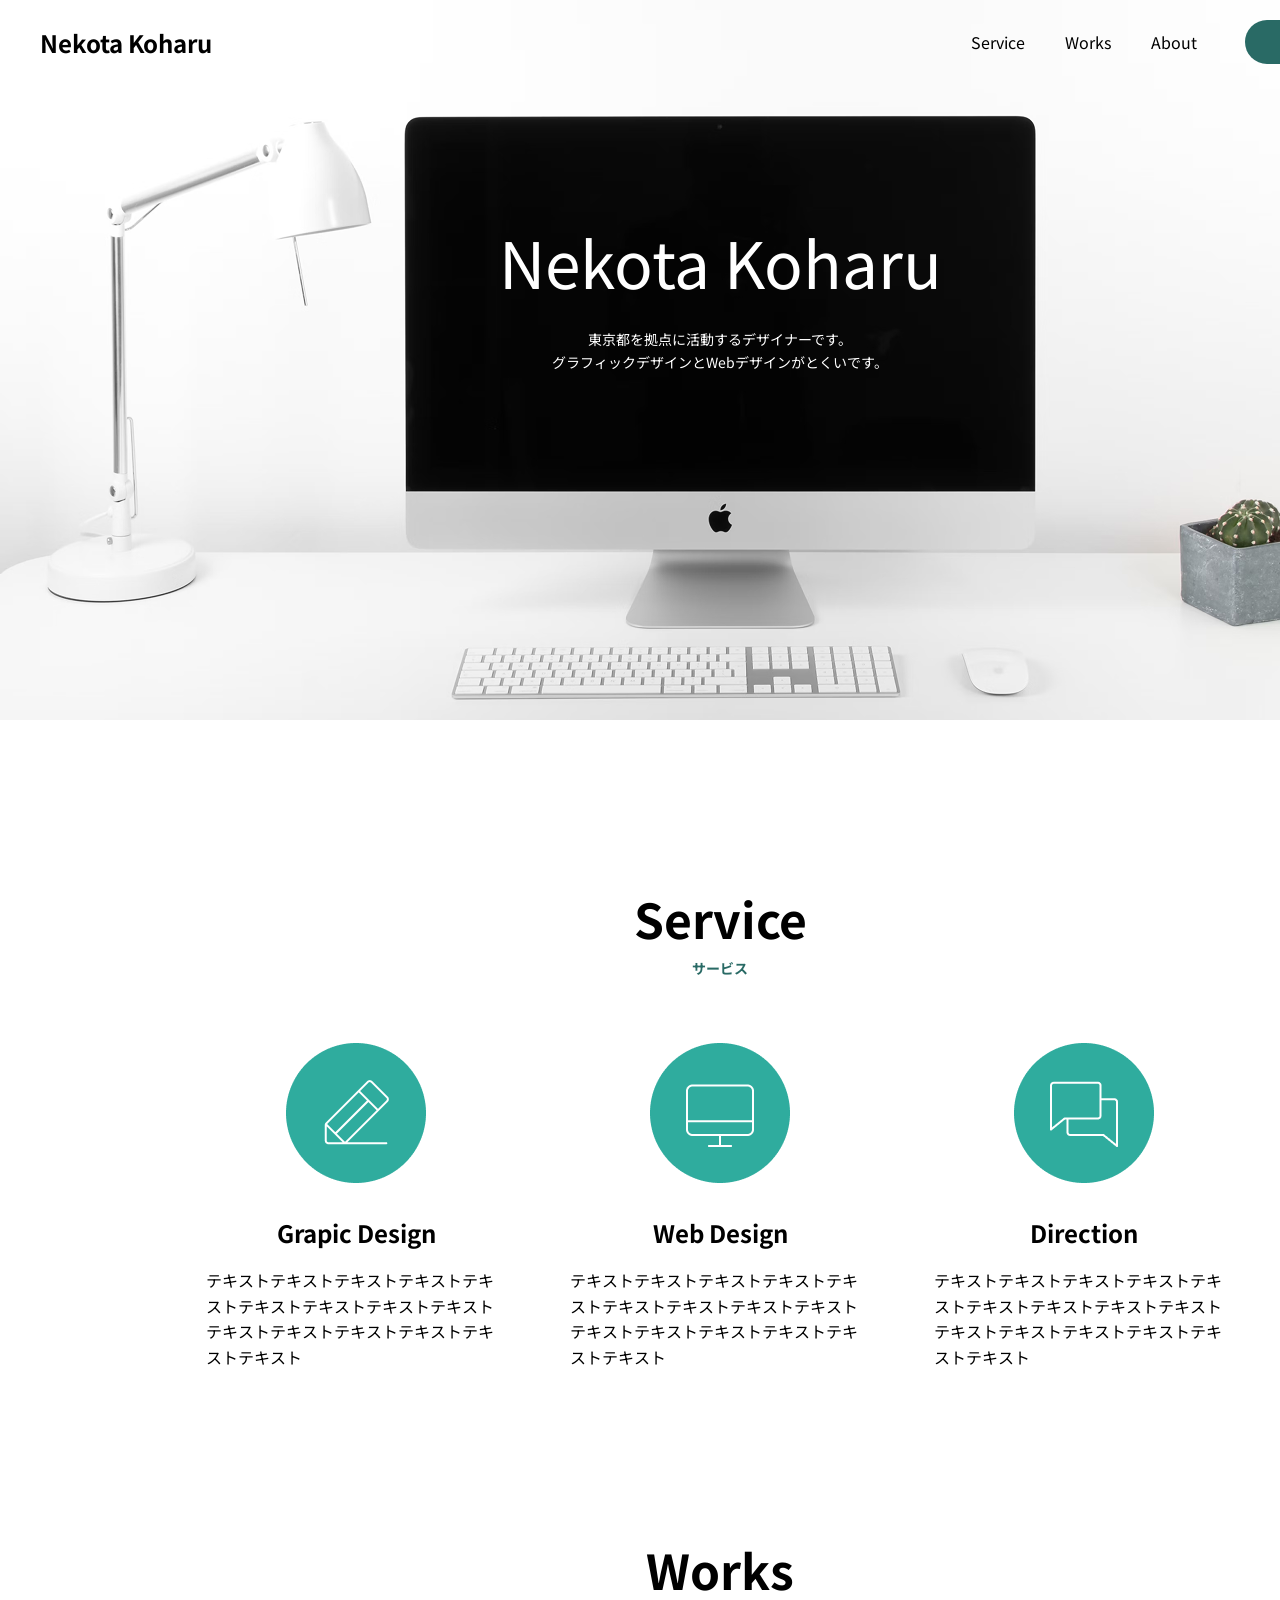
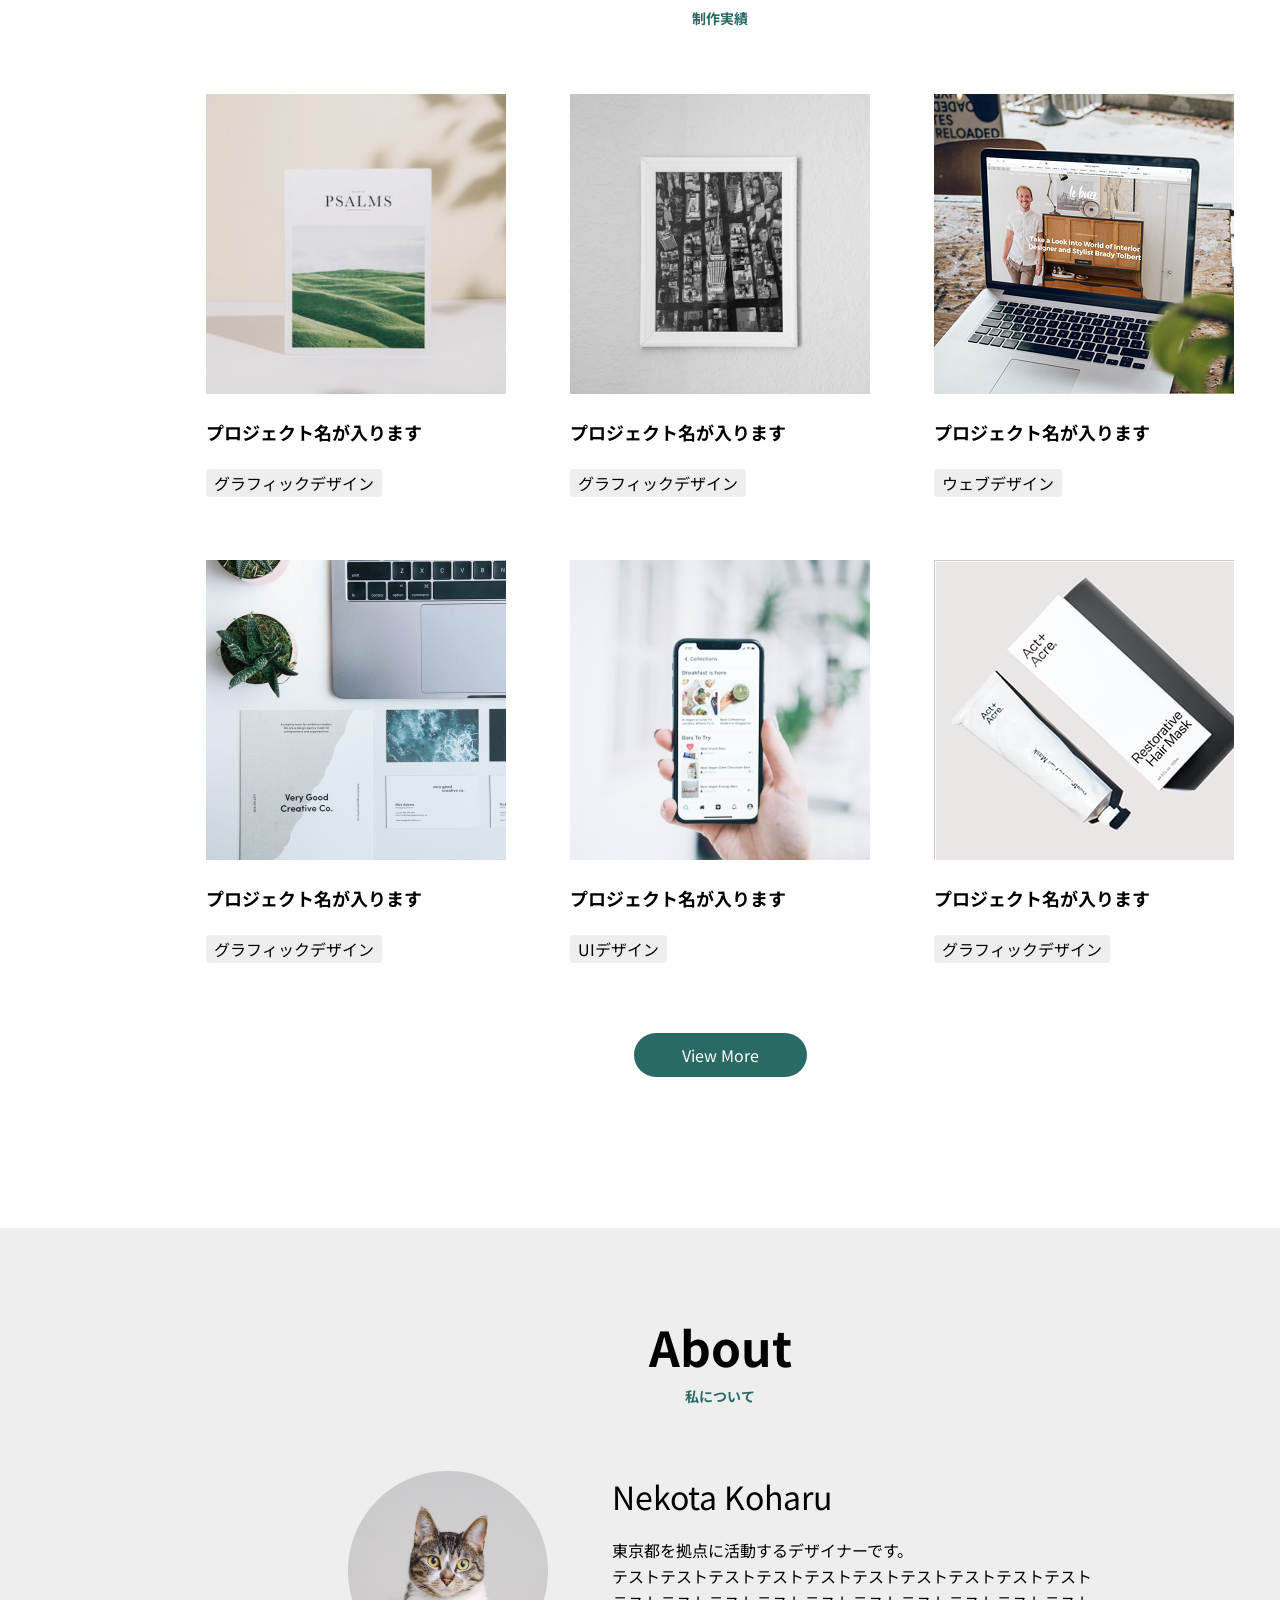
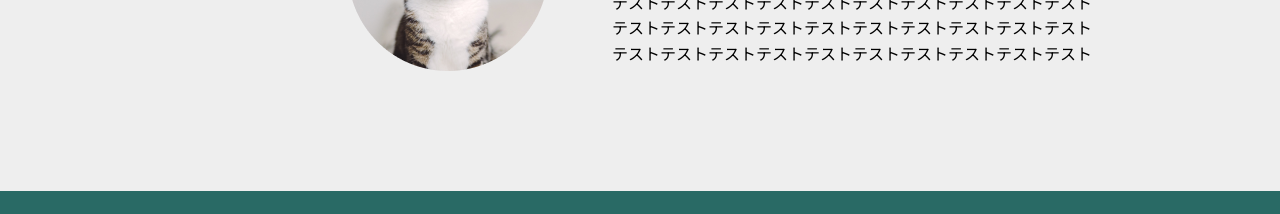
<file: portfolio/index.html>
<!DOCTYPE html>
<html lang="ja">
<head>
  <meta charset="UTF-8">
  <meta name="viewport" content="width=device-width, initial-scale=1.0">
  <title>Portfolio</title>
  <!-- Web Font -->
  <link rel="preconnect" href="https://fonts.googleapis.com">
  <link rel="preconnect" href="https://fonts.gstatic.com" crossorigin>
  <link href="https://fonts.googleapis.com/css2?family=Noto+Sans+JP:wght@100..900&display=swap" rel="stylesheet">
  <!-- Original Reset CSS -->
  <link rel="stylesheet" href="css/css-reset-modern-orgin.css">
  <!-- Original CSS -->
  <link rel="stylesheet" href="css/portfolio.css">
</head>
<body>
  <div id="container">
    <header>
      <nav>
        <h1><a href="#">Nekota Koharu</a></h1>
        <div>
          <ul>
            <li><a href="#service">Service</a></li>
            <li><a href="#works">Works</a></li>
            <li><a href="#about">About</a></li>
          </ul>
          <p><a href="#">Contact</a></p>
        </div>
      </nav>
    </header>
    <main>
      <section id="main-visual">
        <p>Nekota Koharu</p>
        <p>
          東京都を拠点に活動するデザイナーです。<br>
          グラフィックデザインとWebデザインがとくいです。
        </p>      
      </section>
      <section id="service">
        <h2>Service</h2>
        <h3>サービス</h3>
        <div id="icon-group">
          <article>
            <figure>
              <img src="images/icon_graphic.png" alt="グラフィックデザインのアイコン">
              <figcaption>Grapic Design</figcaption>
            </figure>
            <p>
              テキストテキストテキストテキストテキストテキストテキストテキストテキストテキストテキストテキストテキストテキストテキスト
            </p>
          </article>
          <article>
            <figure>
              <img src="images/icon_web.png" alt="ウェブデザインのアイコン">
              <figcaption>Web Design</figcaption>
            </figure>
            <p>
              テキストテキストテキストテキストテキストテキストテキストテキストテキストテキストテキストテキストテキストテキストテキスト
            </p>
          </article>
          <article>
            <figure>
              <img src="images/icon_direction.png" alt="ディレクションのアイコン">
              <figcaption>Direction</figcaption>
            </figure>
            <p>
              テキストテキストテキストテキストテキストテキストテキストテキストテキストテキストテキストテキストテキストテキストテキスト
            </p>
          </article>
        </div>
      </section>
      <section id="works">
        <h2>Works</h2>
        <h3>制作実績</h3>
        <ul>
          <li>
            <figure><img src="images/works-01.png" alt="お仕事1"></figure>
            <h4>プロジェクト名が入ります</h4>
            <p>グラフィックデザイン</p>
          </li>
          <li>
            <figure><img src="images/works-02.png" alt="お仕事2"></figure>
            <h4>プロジェクト名が入ります</h4>
            <p>グラフィックデザイン</p>
          </li>
          <li>
            <figure><img src="images/works-03.png" alt="お仕事3"></figure>
            <h4>プロジェクト名が入ります</h4>
            <p>ウェブデザイン</p>
          </li>
          <li>
            <figure><img src="images/works-04.png" alt="お仕事4"></figure>
            <h4>プロジェクト名が入ります</h4>
            <p>グラフィックデザイン</p>
          </li>
          <li>
            <figure><img src="images/works-05.png" alt="お仕事5"></figure>
            <h4>プロジェクト名が入ります</h4>
            <p>UIデザイン</p>
          </li>
          <li>
            <figure><img src="images/works-06.png" alt="お仕事6"></figure>
            <h4>プロジェクト名が入ります</h4>
            <p>グラフィックデザイン</p>
          </li>
        </ul>
        <p><a href="#">View More</a></p>
      </section>
      <section id="about">
        <h2>About</h2>
        <h3>私について</h3>
        <div>
          <figure><img src="images/mask.png" alt="自己紹介画像"></figure>
          <dl>
            <dt>Nekota Koharu</dt>
            <dd>
              東京都を拠点に活動するデザイナーです。<br>
              テストテストテストテストテストテストテストテストテストテストテストテストテストテストテストテストテストテストテストテストテストテストテストテストテストテストテストテストテストテストテストテストテストテストテストテストテストテストテストテスト
            </dd>
          </dl>
        </div>
      </section>
    </main>
    <footer>
      <small>&copy; Nekota Koharu</small>
    </footer>
  </div>
</body>
</html>
</file>
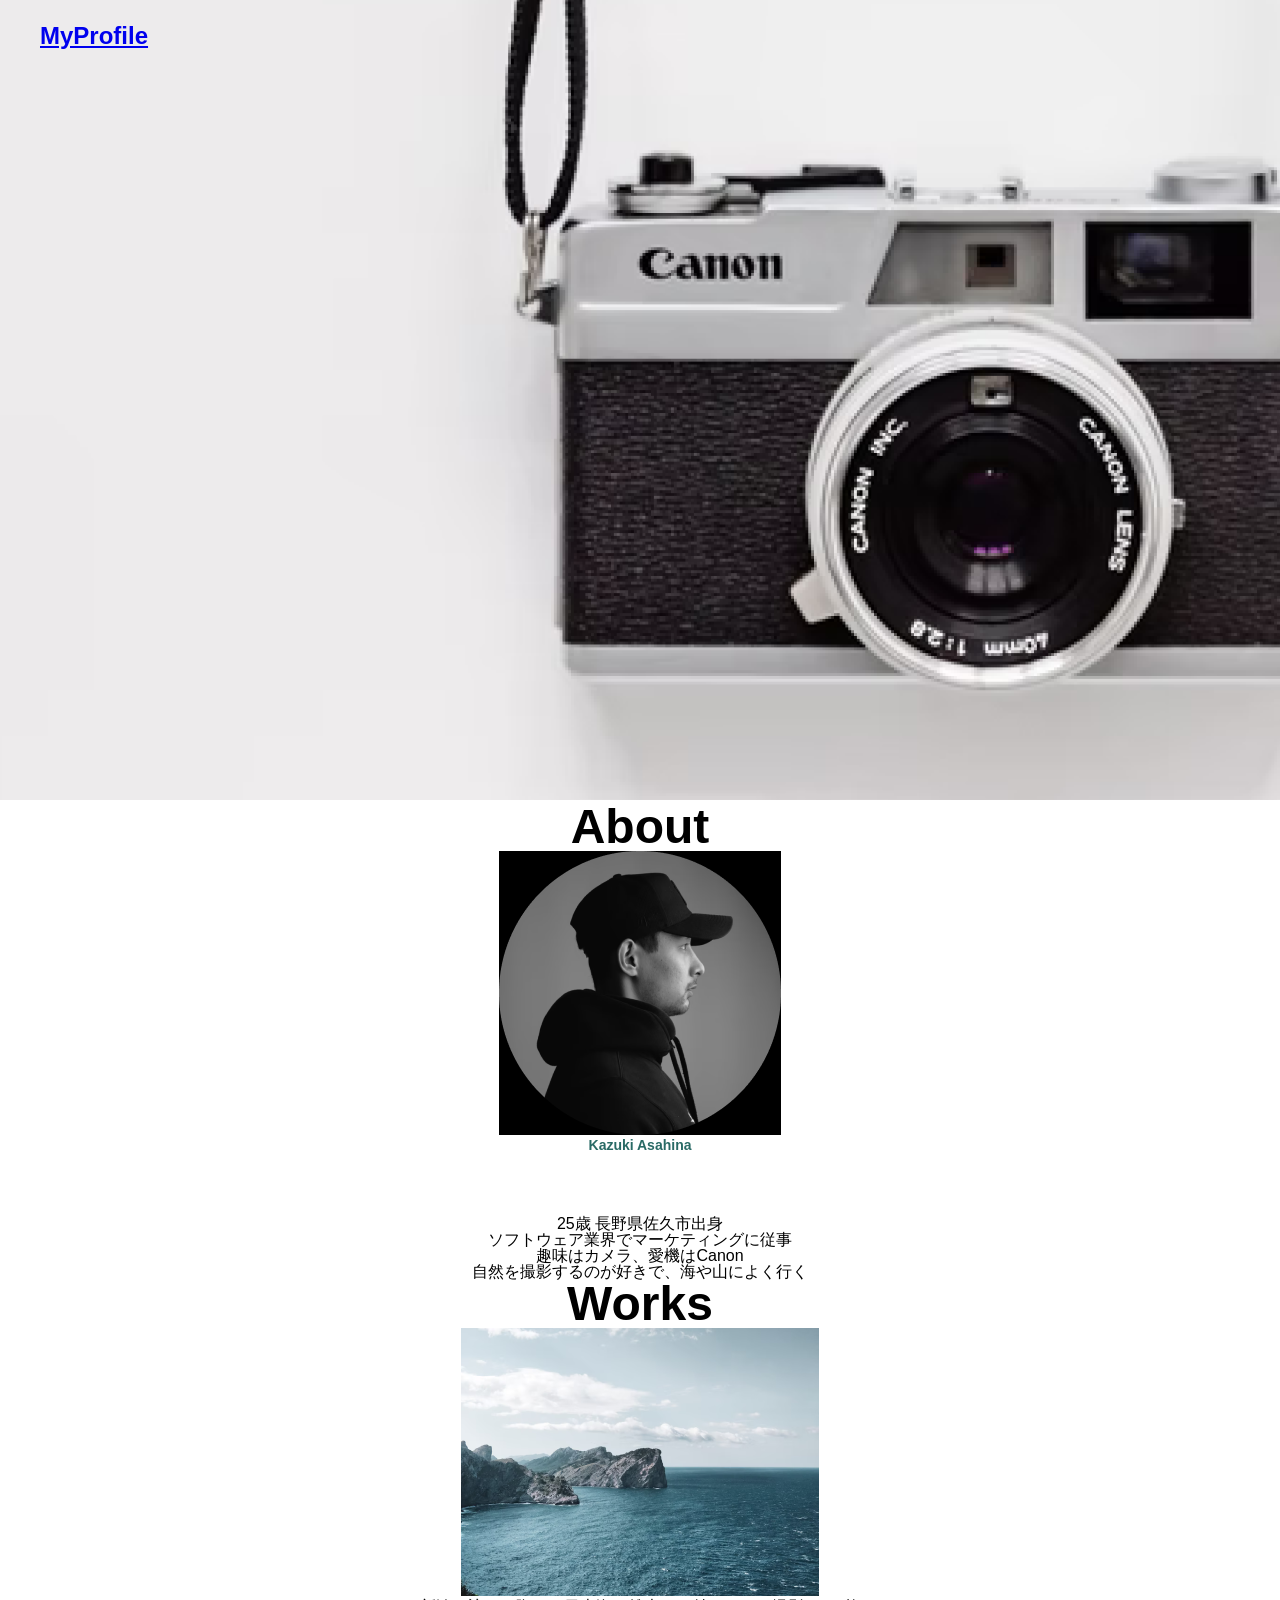
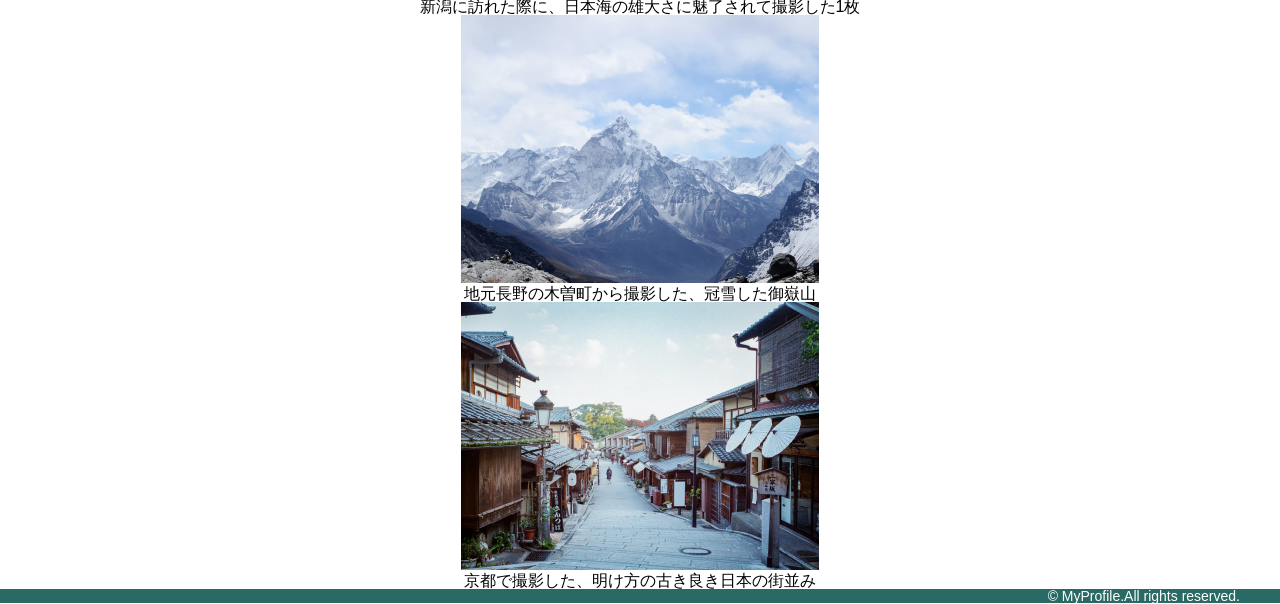
<file: portfolio/portfolio.html>
<!DOCTYPE html>
<html lang="ja">
  <head>
    <title>My Profile</title>
    <meta charset="UTF-8">
    <meta name="description" content="Kazuki Asahinaのプロフィールです。">
    <link rel="stylesheet" href="css/html5reset-1.6.1.css">
    <link rel="stylesheet" href="css/portfolio.css">
  </head>
  <body>
    <header>
    <!--PC用ナビゲーション-->
      <nav>
        <h1><a href="#">MyProfile</a></h1>
        <div>
          <a href="index.html#about">About</a>
          <a href="index.html#works">Works</a>
        </div>
      </nav>
    </header>
    <main>
      <section id="main_imge">
        <figure>
          <img src="img/main.png" alt="カメラのメイン画像">
        </figure>
      </section>
      <!--About-->
      <section>
        <h2>About</h2>
        <div id="about">
          <figure>
            <img src="img/about.png" alt="Kazuki Asahinaの写真">  
          </figure>
          <div>
            <h3>Kazuki Asahina</h3>
            <ul>
              <li>25歳 長野県佐久市出身</li>
              <li>ソフトウェア業界でマーケティングに従事</li>
              <li>趣味はカメラ、愛機はCanon</li>
              <li>自然を撮影するのが好きで、海や山によく行く</li>
            </ul>
          </div>
        </div>
      </section>
      <!--Works-->
      <section>
        <h2>Works</h2>
        <div id="works_item">
          <figure class="works">
            <img src="img/works1.png" alt="新潟の海">
            <figcaption>新潟に訪れた際に、日本海の雄大さに魅了されて撮影した1枚</figcaption>
          </figure>
          <figure class="works">
            <img src="img/works2.png" alt="長野県御嶽山">
            <figcaption>地元長野の木曽町から撮影した、冠雪した御嶽山</figcaption>
          </figure>
          <figure class="works">
            <img src="img/works3.png" alt="京都の街並み">
            <figcaption>京都で撮影した、明け方の古き良き日本の街並み</figcaption>
          </figure>
        </div>
      </section>
    </main>
  </body>
  <footer>
    <small>&copy; MyProfile.All rights reserved.</small>
  </footer>
</html>
</file>
<file: portfolio/css/portfolio.css>
@charset "UTF-8";
/* 共通設定
--------------------------------------------*/
:root{
  /* 最小単位（ものさし）としての定義 */
  --unit: 0.625rem; /* 10px相当 */

  /* Color Style */
  --Portfolio-Black: #000;
  --Portfolio-White: #fff;
  --Portfolio-Green: #296a65;
  --Portfolio-Light-Green: #2fac9e;
  --Portfolio-Gray: #eee;

  /* Font Size */
  --porfolio-12: calc(var(--unit) * 1.2);
  --porfolio-14: calc(var(--unit) * 1.4);
  --porfolio-16: calc(var(--unit) * 1.6);
  --porfolio-18: calc(var(--unit) * 1.8);
  --porfolio-24: calc(var(--unit) * 2.4);
  --porfolio-32: calc(var(--unit) * 3.2);
  --porfolio-48: calc(var(--unit) * 4.8);
  --porfolio-64: calc(var(--unit) * 6.4);

  /* Font Weight */
  --Portfolio-Regular: 400;
  --Portfolio-Bold: 700;
}
html {
  font-size: 100%;
  scroll-behavior: smooth;  /* スクロールをスムーズに */
}
body {
  font-family: "Noto Sans JP", "Source Sans Pro", "Hiragino Kaku Gothic ProN", "メイリオ", "Meiryo", "Arial", sans-serif;;
  font-optical-sizing: auto;
  font-style: normal;
  font-weight: var(--Portfolio-Regular);    /* FigmaのRegularは400 */
  font-size: 1rem;
}
/* トップフレームの設定 */
#container {
  width: 1440px;
  margin-inline: auto;
}
/* グローバルナビゲーションの設定
--------------------------------------------*/
nav {
  position: fixed;
  top: 0;
  left: 0;
  right: 0;
  display: flex;
  justify-content: space-between;
  align-items: center;
  width: 1440px;
  padding: 24px 40px;
  /* 名前 */
  h1 {
    width: 300px;
    font-weight: var(--Portfolio-Bold);  /* FigmaのBoldは700 */
    font-size:var(--porfolio-24);
  }
  div {
    display: flex;
    justify-content: space-between;
    gap: 48px;
    /* メニュー */
    ul {
      display: flex;
      justify-content: center;
      gap: 40px;
    }
    /* ボタン */
    p {
      a {
        padding: 10px 48px;
        border-radius: 50px; 
        background-color: var(--Portfolio-Green);
        color: var(--Portfolio-White);
      }
    }
  }
}
/* メインビジュアルの設定
--------------------------------------------*/
section#main-visual {
  width: 1440px;
  height: 720px;
  margin-bottom: 160px;
  /* 画像パス / 位置 / サイズ / 繰り返し設定 */
  background: url("img/mv.png") top center / cover no-repeat ;
  text-align: center;
  /* 表示テキスト */
  p:first-of-type {
    margin-bottom: 16px;
    padding-top: 210px;
    color: var(--Portfolio-White);
    font-size: var(--porfolio-64);
  }
  p {
    color: var(--Portfolio-White);
    font-size: var(--porfolio-14);
  }
}
/* セクション共通 */
section {
  text-align: center;
  h2 {
    font-weight: var(--Portfolio-Bold);
    font-size: var(--porfolio-48);
  }
  h3 {
    margin-bottom: 64px;
    font-weight: var(--Portfolio-Bold);
    font-size: var(--porfolio-14);
    color: var(--Portfolio-Green);
  }
}
/* サービスセクションの設定
--------------------------------------------*/
section#service {
  div {
    display: flex;
    justify-content: center;
    gap: 64px;
    width: 1440px;
    margin-bottom: 160px;
    article {
      width: 300px;
      figure{
        margin-inline: auto;
        margin-bottom: 16px;
        text-align: center;
        img {
          display: inline;
          margin-bottom: 24px;
        }
        figcaption {
          font-weight: var(--Portfolio-Bold);
          font-size: var(--porfolio-24);
        }
      }
      p {
        color: var(--Portfolio-Black);
        text-align: left;
      }
    }
  }
}
/* 制作実績セクションの設定
--------------------------------------------*/
section#works {
  width: 1028px;
  margin-inline: auto;
  margin-bottom: 160px;
  ul {
    display: grid;
    grid-template-columns: repeat(3, 1fr); /* 3列固定 */
    gap: 64px 64px; /* 行間 列間（Figma値に合わせる） */
    margin-bottom: 80px;
    li {
      width: 300px;
      text-align: left;
    }
    figure,
    h4,
    p {
      margin-bottom: 24px;
    }
    h4 {
      font-weight: var(--Portfolio-Bold);
      font-size: var(--porfolio-18);
    }
    p {
      display: inline;
      padding: 2px 8px;
      border-radius: 4px;
      background-color: var(--Portfolio-Gray);
    }
  }
  /* ボタン */
  p {
    a {
      padding: 10px 48px;
      border-radius: 50px; 
      background-color: var(--Portfolio-Green);
      color: var(--Portfolio-White);
    }
  }
}
/* 私についてセクションの設定
--------------------------------------------*/
section#about {
  width: 1440px;
  padding-top: 80px;
  padding-bottom: 120px;
  background-color: var(--Portfolio-Gray);
  div {
    display: flex;
    justify-content: center;
    gap: 64px;
    text-align: left;
    dl {
      width: 480px;
      dt {
        font-size: var(--porfolio-32);
        margin-bottom: 16px;
      }
    }
  }
}
/* footerの設定
--------------------------------------------*/
footer {
  padding: 0 40px;
  background-color: var(--Portfolio-Green);
  color: var(--Portfolio-White);
  font-size: var(--porfolio-14);
  text-align: right;
}
</file>
